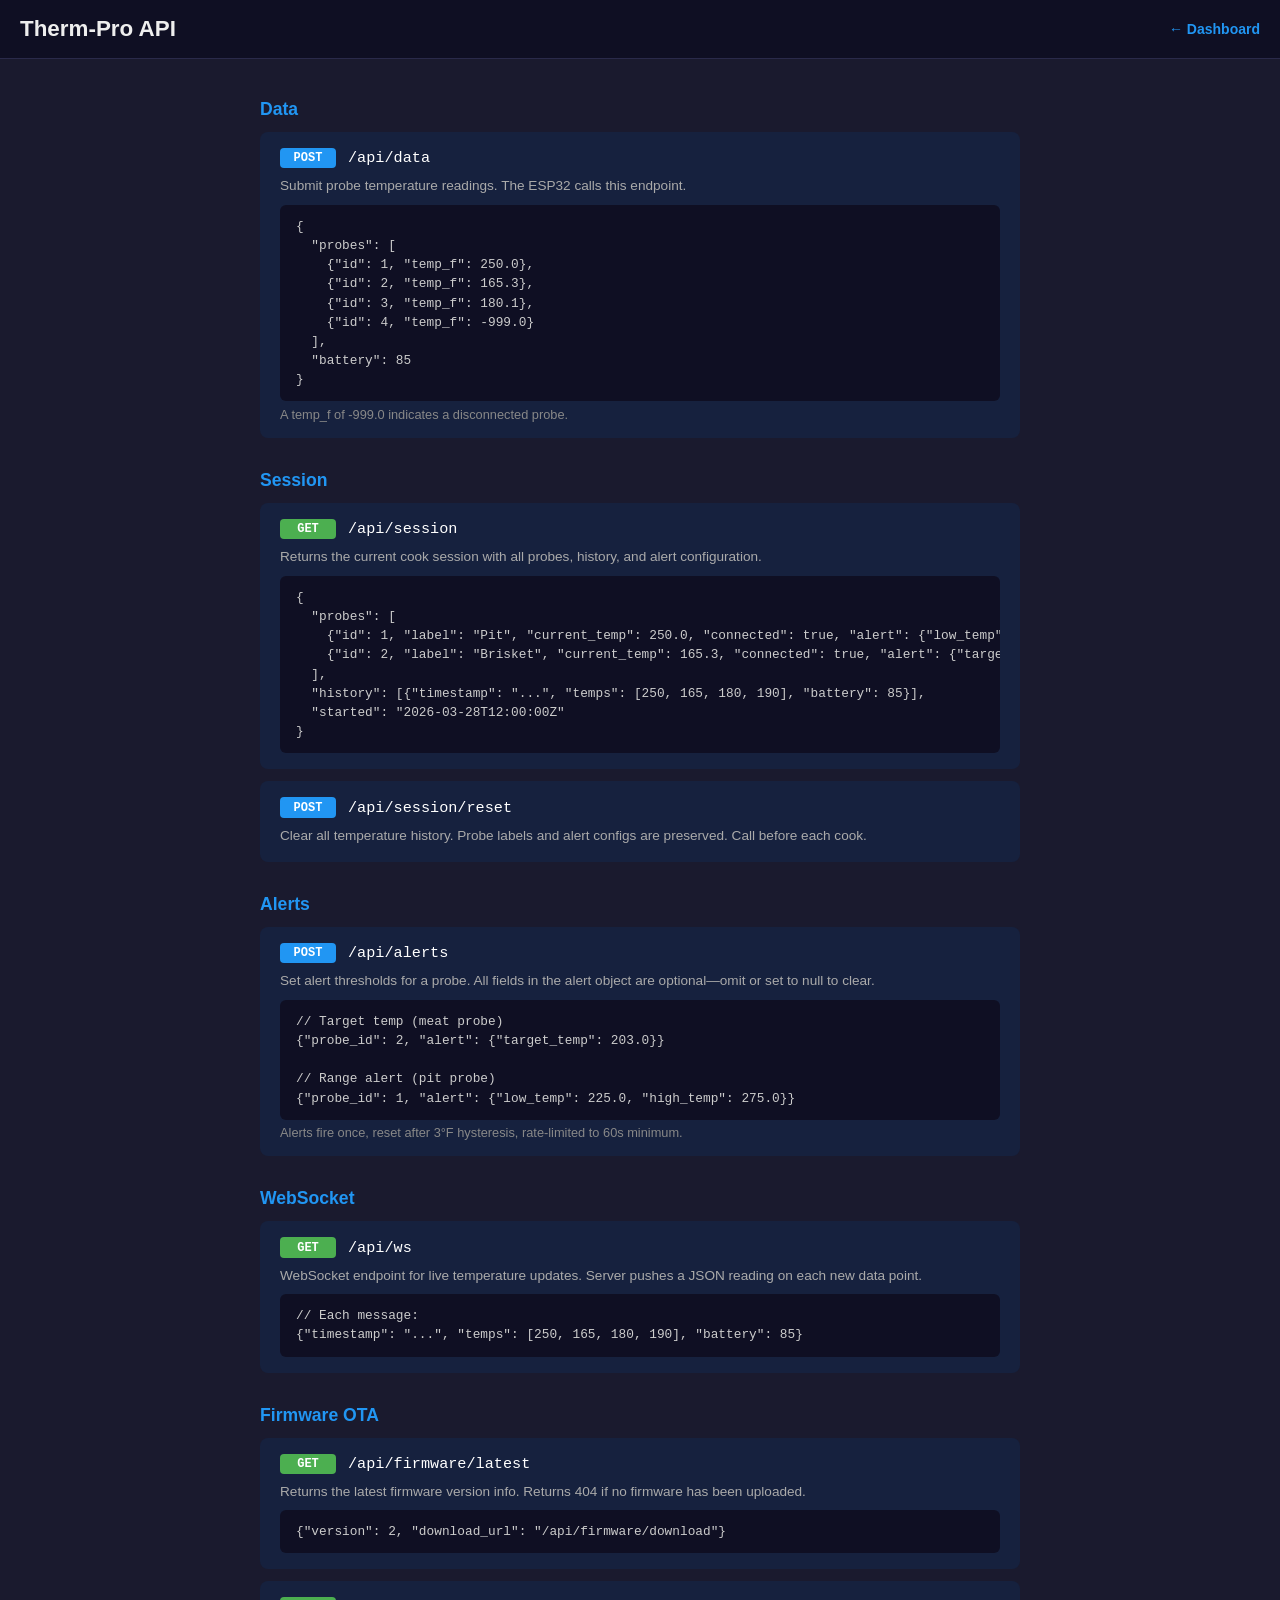
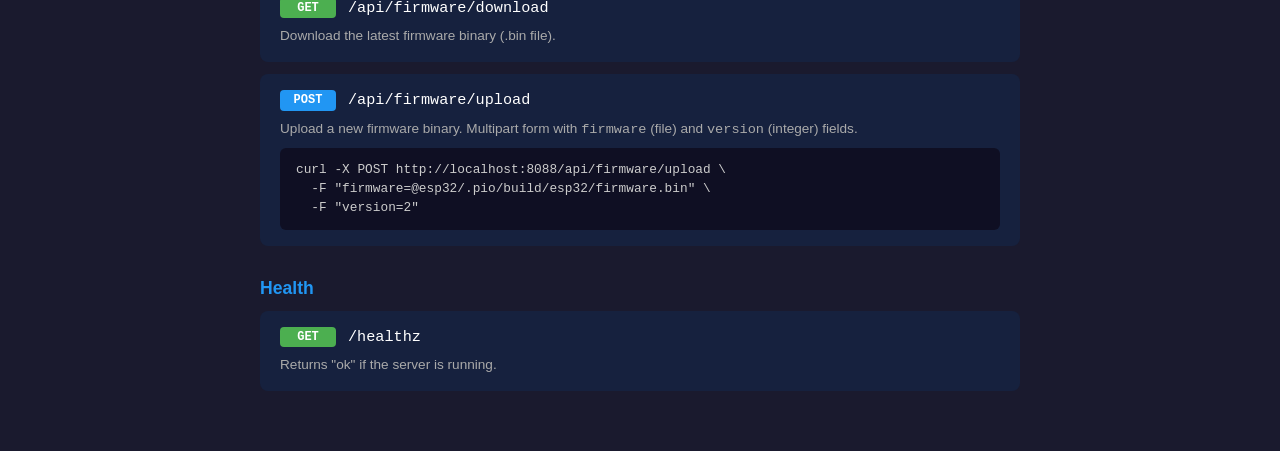
<file: internal/web/static/docs.html>
<!DOCTYPE html>
<html lang="en">
<head>
  <meta charset="UTF-8">
  <meta name="viewport" content="width=device-width, initial-scale=1.0">
  <title>Therm-Pro API</title>
  <link rel="icon" href="data:image/svg+xml,<svg xmlns='http://www.w3.org/2000/svg' viewBox='0 0 100 100'><text y='.9em' font-size='90'>🍖</text></svg>">
  <link rel="apple-touch-icon" href="data:image/svg+xml,<svg xmlns='http://www.w3.org/2000/svg' viewBox='0 0 100 100'><text y='.9em' font-size='90'>🍖</text></svg>">
  <style>
    *, *::before, *::after { box-sizing: border-box; margin: 0; padding: 0; }
    body {
      font-family: -apple-system, BlinkMacSystemFont, "Segoe UI", Roboto, Helvetica, Arial, sans-serif;
      background: #1a1a2e;
      color: #eee;
      min-height: 100vh;
      -webkit-font-smoothing: antialiased;
    }
    header {
      display: flex;
      align-items: center;
      justify-content: space-between;
      padding: 1rem 1.25rem;
      background: #0f0f23;
      border-bottom: 1px solid #2a2a4a;
    }
    header h1 { font-size: 1.4rem; font-weight: 700; }
    header a { color: #2196f3; text-decoration: none; font-weight: 600; font-size: 0.875rem; }
    header a:hover { text-decoration: underline; }
    main { max-width: 800px; margin: 0 auto; padding: 1.5rem 1.25rem 3rem; }
    h2 { font-size: 1.1rem; margin-top: 2rem; margin-bottom: 0.75rem; color: #2196f3; }
    h2:first-of-type { margin-top: 1rem; }
    .endpoint {
      background: #16213e;
      border-radius: 8px;
      padding: 1rem 1.25rem;
      margin-bottom: 0.75rem;
    }
    .endpoint-header {
      display: flex;
      align-items: center;
      gap: 0.75rem;
      margin-bottom: 0.5rem;
    }
    .method {
      font-size: 0.75rem;
      font-weight: 700;
      padding: 0.2rem 0.5rem;
      border-radius: 4px;
      font-family: monospace;
      min-width: 3.5rem;
      text-align: center;
    }
    .method-get { background: #4caf50; color: #fff; }
    .method-post { background: #2196f3; color: #fff; }
    .path { font-family: monospace; font-size: 0.95rem; color: #fff; }
    .desc { font-size: 0.85rem; color: #aaa; line-height: 1.5; }
    pre {
      background: #0f0f23;
      border-radius: 6px;
      padding: 0.75rem 1rem;
      margin-top: 0.5rem;
      font-size: 0.8rem;
      color: #ccc;
      overflow-x: auto;
      line-height: 1.5;
    }
    code { font-family: "SF Mono", "Fira Code", monospace; }
    .note {
      font-size: 0.8rem;
      color: #888;
      margin-top: 0.35rem;
    }
  </style>
</head>
<body>
  <header>
    <h1>Therm-Pro API</h1>
    <a href="/">&larr; Dashboard</a>
  </header>

  <main>
    <h2>Data</h2>

    <div class="endpoint">
      <div class="endpoint-header">
        <span class="method method-post">POST</span>
        <span class="path">/api/data</span>
      </div>
      <div class="desc">Submit probe temperature readings. The ESP32 calls this endpoint.</div>
      <pre><code>{
  "probes": [
    {"id": 1, "temp_f": 250.0},
    {"id": 2, "temp_f": 165.3},
    {"id": 3, "temp_f": 180.1},
    {"id": 4, "temp_f": -999.0}
  ],
  "battery": 85
}</code></pre>
      <div class="note">A temp_f of -999.0 indicates a disconnected probe.</div>
    </div>

    <h2>Session</h2>

    <div class="endpoint">
      <div class="endpoint-header">
        <span class="method method-get">GET</span>
        <span class="path">/api/session</span>
      </div>
      <div class="desc">Returns the current cook session with all probes, history, and alert configuration.</div>
      <pre><code>{
  "probes": [
    {"id": 1, "label": "Pit", "current_temp": 250.0, "connected": true, "alert": {"low_temp": 225, "high_temp": 275}},
    {"id": 2, "label": "Brisket", "current_temp": 165.3, "connected": true, "alert": {"target_temp": 203}}
  ],
  "history": [{"timestamp": "...", "temps": [250, 165, 180, 190], "battery": 85}],
  "started": "2026-03-28T12:00:00Z"
}</code></pre>
    </div>

    <div class="endpoint">
      <div class="endpoint-header">
        <span class="method method-post">POST</span>
        <span class="path">/api/session/reset</span>
      </div>
      <div class="desc">Clear all temperature history. Probe labels and alert configs are preserved. Call before each cook.</div>
    </div>

    <h2>Alerts</h2>

    <div class="endpoint">
      <div class="endpoint-header">
        <span class="method method-post">POST</span>
        <span class="path">/api/alerts</span>
      </div>
      <div class="desc">Set alert thresholds for a probe. All fields in the alert object are optional&mdash;omit or set to null to clear.</div>
      <pre><code>// Target temp (meat probe)
{"probe_id": 2, "alert": {"target_temp": 203.0}}

// Range alert (pit probe)
{"probe_id": 1, "alert": {"low_temp": 225.0, "high_temp": 275.0}}</code></pre>
      <div class="note">Alerts fire once, reset after 3&deg;F hysteresis, rate-limited to 60s minimum.</div>
    </div>

    <h2>WebSocket</h2>

    <div class="endpoint">
      <div class="endpoint-header">
        <span class="method method-get">GET</span>
        <span class="path">/api/ws</span>
      </div>
      <div class="desc">WebSocket endpoint for live temperature updates. Server pushes a JSON reading on each new data point.</div>
      <pre><code>// Each message:
{"timestamp": "...", "temps": [250, 165, 180, 190], "battery": 85}</code></pre>
    </div>

    <h2>Firmware OTA</h2>

    <div class="endpoint">
      <div class="endpoint-header">
        <span class="method method-get">GET</span>
        <span class="path">/api/firmware/latest</span>
      </div>
      <div class="desc">Returns the latest firmware version info. Returns 404 if no firmware has been uploaded.</div>
      <pre><code>{"version": 2, "download_url": "/api/firmware/download"}</code></pre>
    </div>

    <div class="endpoint">
      <div class="endpoint-header">
        <span class="method method-get">GET</span>
        <span class="path">/api/firmware/download</span>
      </div>
      <div class="desc">Download the latest firmware binary (.bin file).</div>
    </div>

    <div class="endpoint">
      <div class="endpoint-header">
        <span class="method method-post">POST</span>
        <span class="path">/api/firmware/upload</span>
      </div>
      <div class="desc">Upload a new firmware binary. Multipart form with <code>firmware</code> (file) and <code>version</code> (integer) fields.</div>
      <pre><code>curl -X POST http://localhost:8088/api/firmware/upload \
  -F "firmware=@esp32/.pio/build/esp32/firmware.bin" \
  -F "version=2"</code></pre>
    </div>

    <h2>Health</h2>

    <div class="endpoint">
      <div class="endpoint-header">
        <span class="method method-get">GET</span>
        <span class="path">/healthz</span>
      </div>
      <div class="desc">Returns "ok" if the server is running.</div>
    </div>
  </main>
</body>
</html>
</file>
